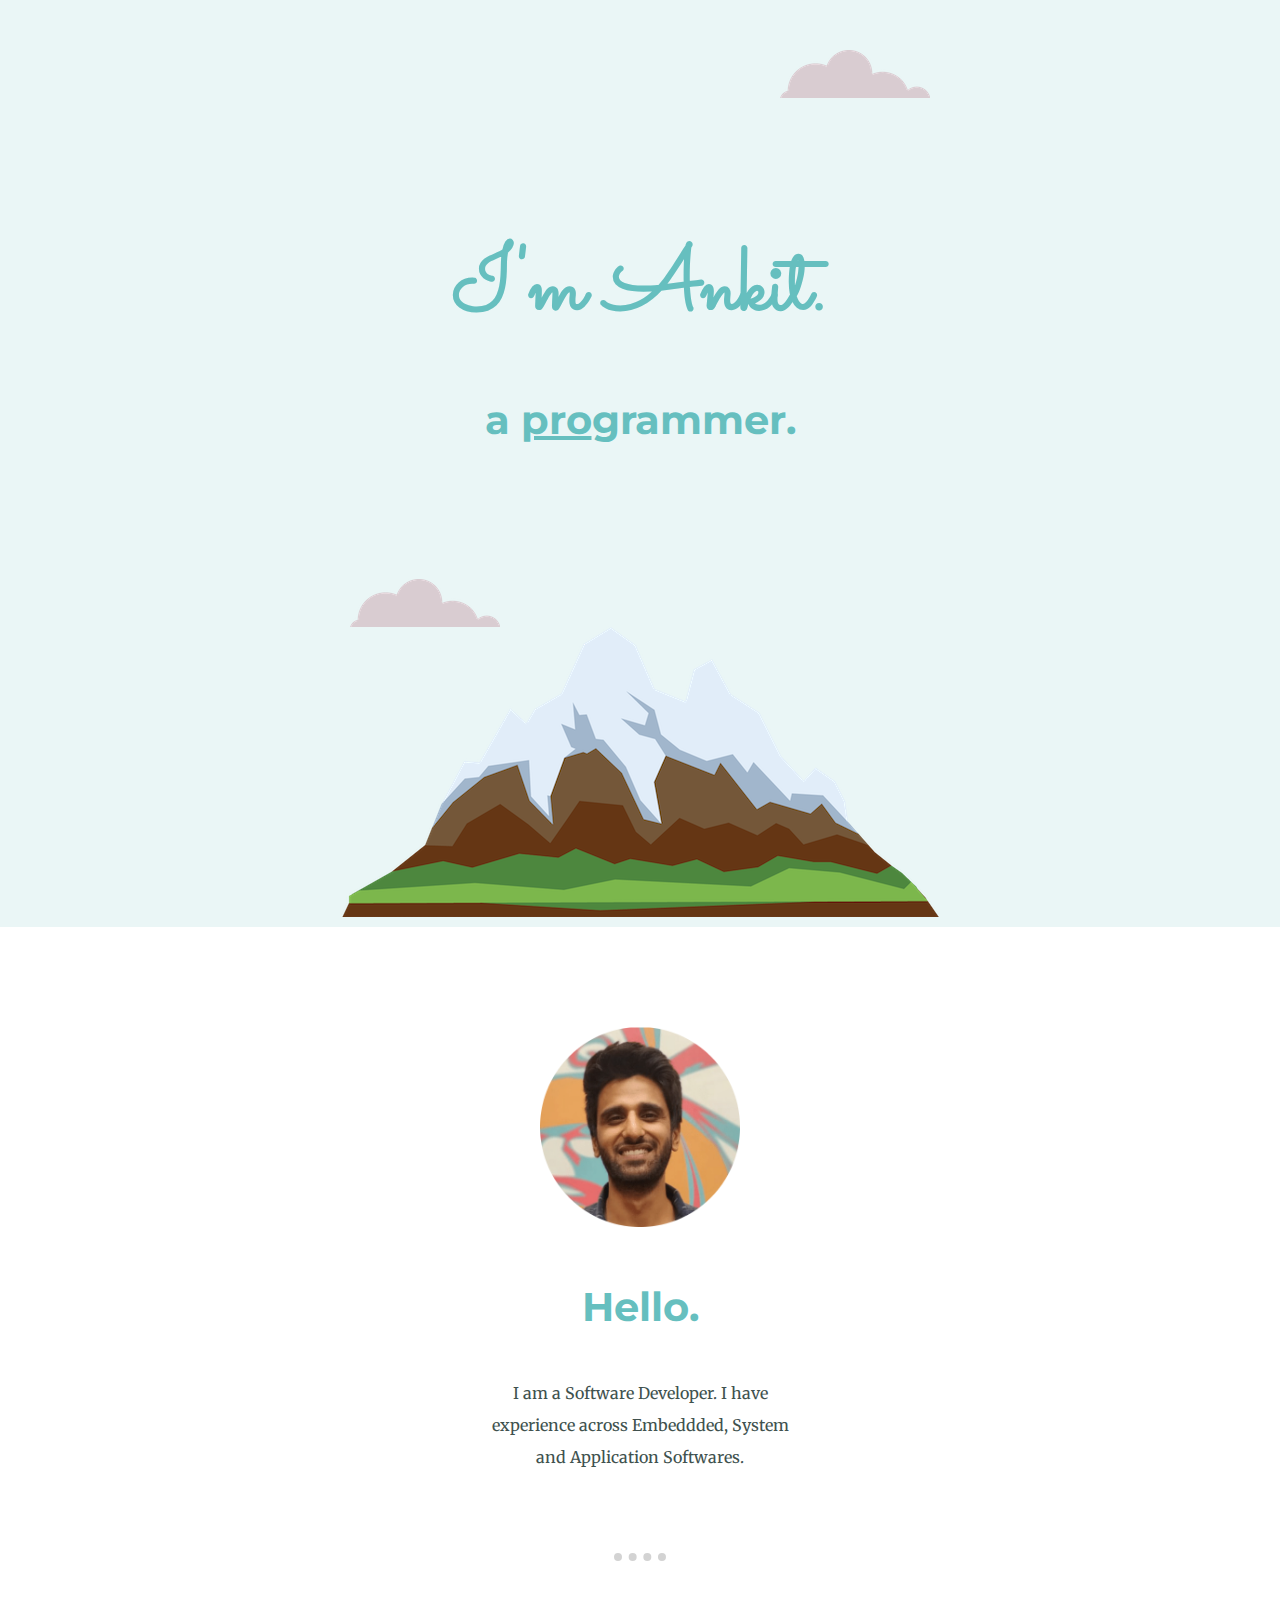
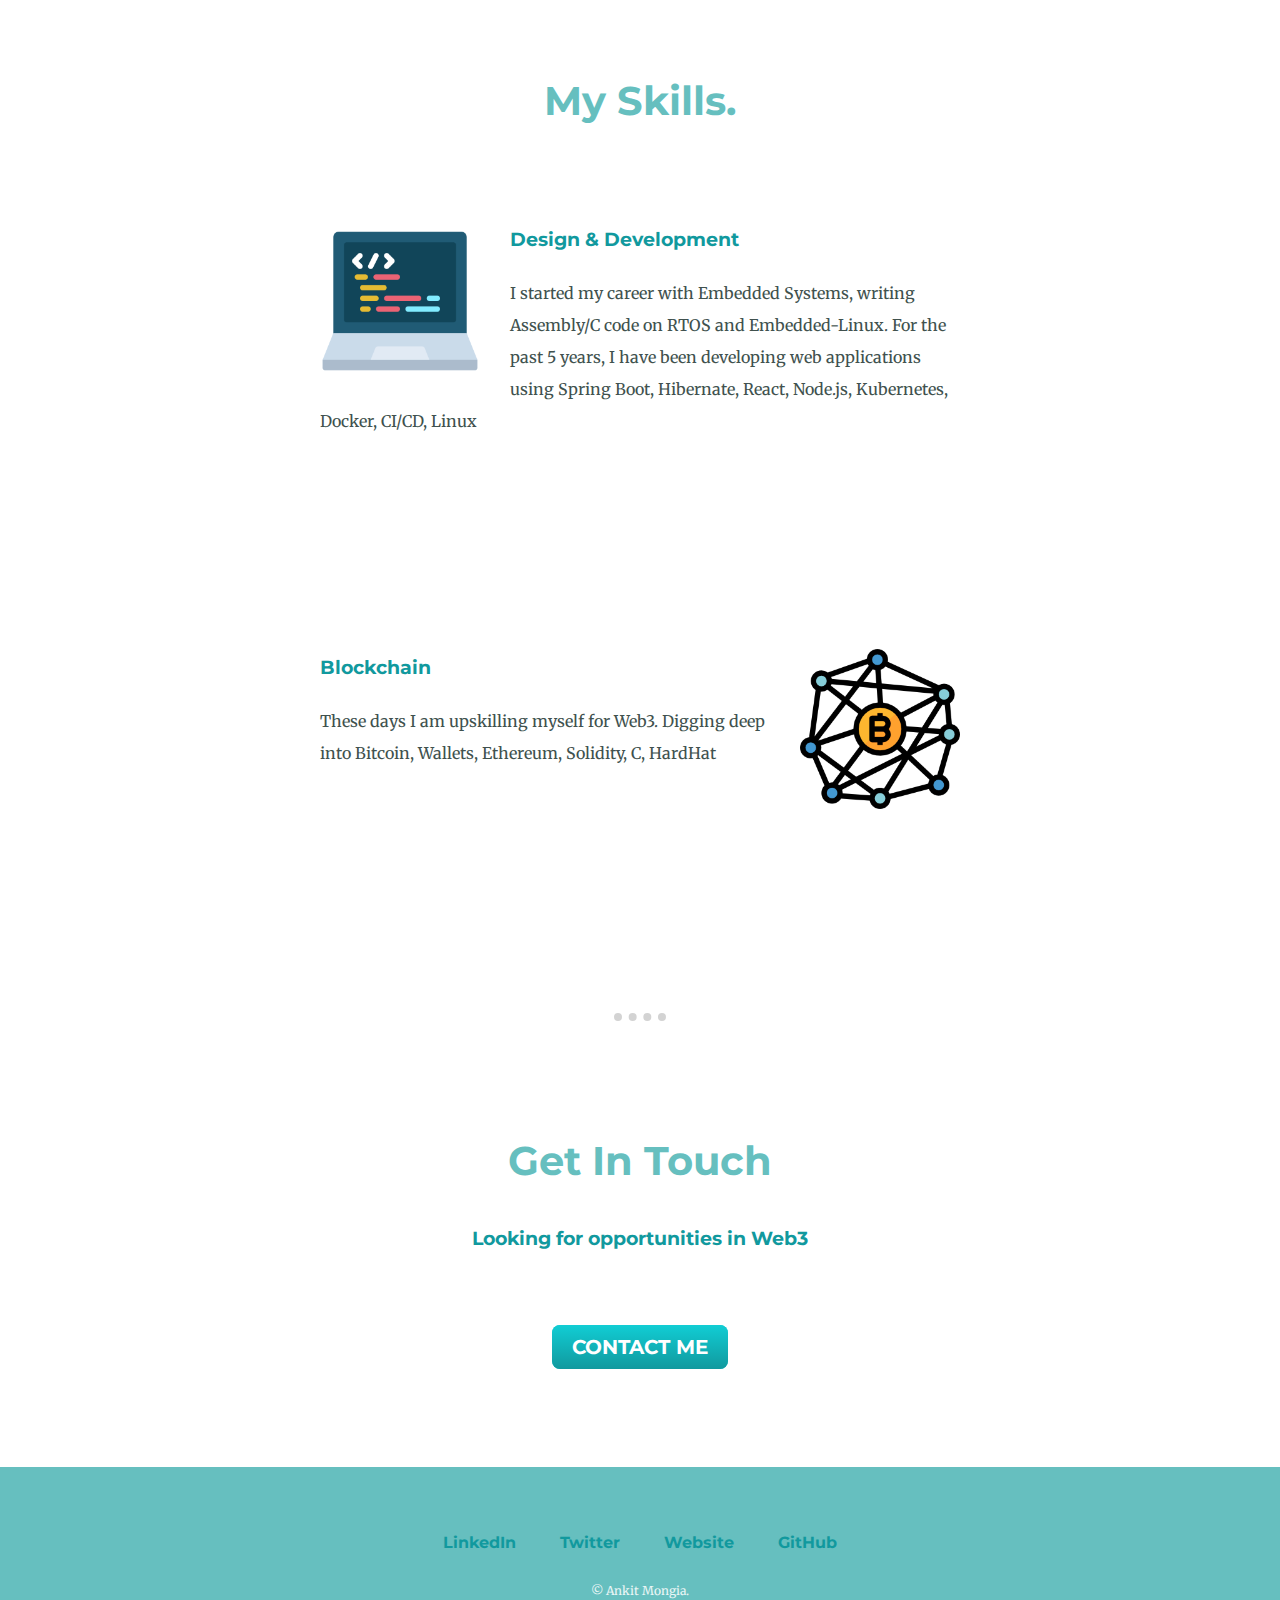
<file: index.html>
<!DOCTYPE html>
<html lang="en">
<head>
    <meta charset="UTF-8">
    <title>Ankit Mongia</title>
    <link rel="stylesheet" href="css/styles.css">
    <link rel="shortcut icon" href="favicon.ico">
    <link rel="preconnect" href="https://fonts.googleapis.com">
    <link rel="preconnect" href="https://fonts.gstatic.com" crossorigin>
    <link href="https://fonts.googleapis.com/css2?family=Merriweather&family=Montserrat&family=Sacramento&display=swap" rel="stylesheet">
</head>
<body>

    <div class="top-container">
        <img class="top-cloud" src="images/cloud.png" alt="cloud-img">
        <h1>I'm Ankit.</h1>
        <h2>a <span class="pro">pro</span>grammer.</h2>
        <img class="bottom-cloud" src="images/cloud.png" alt="cloud-img">
        <img class="mountain" src="images/mountain.png" alt="mountain-img">
   </div> 



   <div class="middle-container">
        <div class="profile">
            <img class="profile-pic" src="images/Ankit.png" alt="ankit-pic">
            <h2>Hello.</h2>
            <p class="profile-info">I am a Software Developer. I have experience across Embeddded, System and Application Softwares.</p>
        </div>
        <hr>
        <div class="skills">
            <h2>My Skills.</h2>
            <div class="skill-row">
                <img class="dev-skill-img" src="images/programming.png" alt="computer-pic">
                <h3>Design & Development</h3>
                <p class="dev-skill-desc">I started my career with Embedded Systems, writing Assembly/C code on RTOS and Embedded-Linux. For the past 5 years, I have 
                    been developing web applications using Spring Boot, Hibernate, React, Node.js, Kubernetes, Docker, CI/CD, Linux</p>
            </div><br>
            <div class="skill-row">
                <img class="block-skill-img" src="images/block.png" alt="">
                <h3>Blockchain</h3>
                <p class="block-skill-desc">These days I am upskilling myself for Web3. Digging deep into Bitcoin, Wallets, Ethereum, Solidity, C, HardHat</p>
            </div>
        </div><br><br>
        <hr>
        <div class="contact-me">
            <h2>Get In Touch</h2>
            <h3 class="contact-desc">Looking for opportunities in Web3</h3>
            <a class="btn" href="mailto:nkitmongia@gmail.com">CONTACT ME</a>
        </div>
  </div>
  
  
    <div class="bottom-container">
        <a class="footer-link" href="https://www.linkedin.com/">LinkedIn</a>
        <a class="footer-link" href="https://twitter.com/">Twitter</a>
        <a class="footer-link" href="https://www.appbrewery.co/">Website</a>
        <a class="footer-link" href="https://github.com">GitHub</a>
        <p class="copyright">© Ankit Mongia.</p>
    </div>
  
</body>
</html>
</file>
<file: css/styles.css>
/***************** Tag Selectors *****************************/

a{
    color: #11999E;
    font-family: 'Montserrat', sans-serif;
    font-weight:bolder;
    text-decoration: none;
}

a:hover{
    color: #EAF6F6;
}

body{
    font-family: 'Merriweather', serif;
    margin:0;
    text-align: center;
    color: #40514E;
    line-height: 2;
}

h1{
    color: #66BFBF;
    font-family: 'Sacramento', cursive;
    font-size: 5.625rem;
    margin: 50px auto 0 auto;
}

h2{
    color: #66BFBF;
    font-family: 'Montserrat', sans-serif;
    font-size: 2.5rem;
    margin: 0 auto 0 auto;
}

h3{
    color: #11999E;
    font-family: 'Montserrat', sans-serif;
}

hr{
    width: 4%;
    border-style: dotted none none none;
    border-color: lightgrey;
    border-width: 8px;
    margin: 80px auto 100px auto;
    
}

/**************** Class Selectors ***************************/
.btn {
    background: #11cdd4;
    background-image: -webkit-linear-gradient(top, #11cdd4, #11999e);
    background-image: -moz-linear-gradient(top, #11cdd4, #11999e);
    background-image: -ms-linear-gradient(top, #11cdd4, #11999e);
    background-image: -o-linear-gradient(top, #11cdd4, #11999e);
    background-image: linear-gradient(to bottom, #11cdd4, #11999e);
    -webkit-border-radius: 8;
    -moz-border-radius: 8;
    border-radius: 8px;
    font-family: 'Montserrat', sans-serif;
    color: #ffffff;
    font-size: 20px;
    padding: 10px 20px 10px 20px;
    text-decoration: none;
  }
  
  .btn:hover {
    background: #30e3cb;
    background-image: -webkit-linear-gradient(top, #30e3cb, #2bc4ad);
    background-image: -moz-linear-gradient(top, #30e3cb, #2bc4ad);
    background-image: -ms-linear-gradient(top, #30e3cb, #2bc4ad);
    background-image: -o-linear-gradient(top, #30e3cb, #2bc4ad);
    background-image: linear-gradient(to bottom, #30e3cb, #2bc4ad);
    text-decoration: none;
  }

.bottom-cloud{
    bottom: 300px;
    left: 350px;
    position: absolute;
}

.contact-desc{
    margin-bottom: 70px;;
}
.bottom-container{
    margin-top: 50px;
    padding-top: 40px;
    padding-bottom: 40px;
    background-color: #66BFBF;
}

.copyright{
    font-size: 0.75rem;
    color: #EAF6F6;
}

.footer-link{
    margin: 20px 20px;
    display: inline-block;
    height: 20px;
}

.middle-container{
   margin: 100px 0;
}

.mountain{
    margin-top: 100px;
}

.pro{
    text-decoration: underline;
}

.profile-pic{
    height: 200px;
    margin-bottom: 30px;
}

 .profile-info{
    width: 25%;
    margin: 30px auto;
 }

.block-skill-img{
    width: 25%;
    float: right;
    margin-left: 30px;
}


.dev-skill-img{
    width: 25%;
    float: left;
    margin-right: 30px;
}


.skill-row{
    width: 50%;
    margin: 80px auto 100px auto;
    text-align: left;
}

.top-cloud{
    position: absolute;
    right: 350px;
    top: 50px;
}

.top-container{
    background-color: #EAF6F6;
    padding-top: 150px;
    position: relative; 
}

  
/**************** ID Selectors *****************************/
</file>
